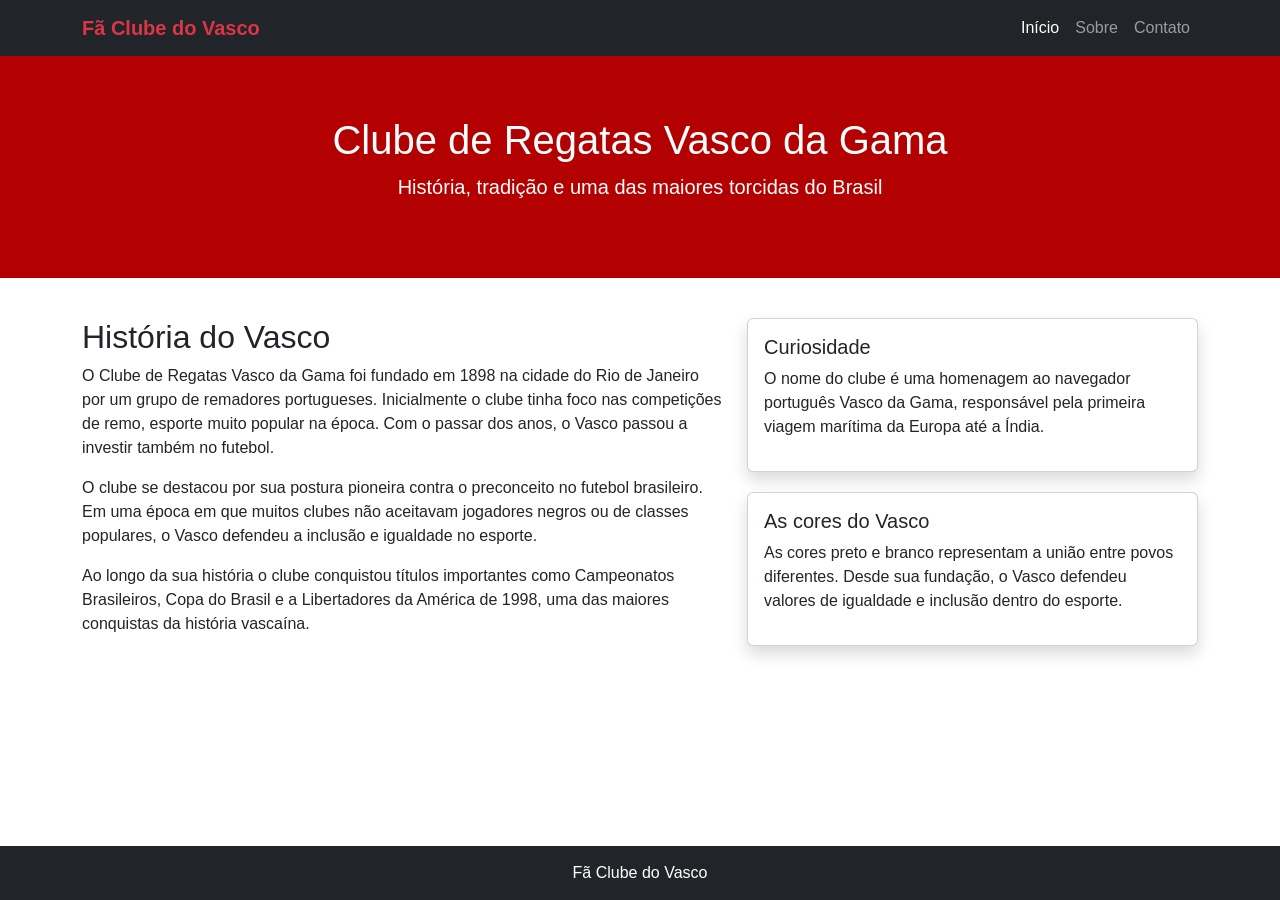
<file: fa-clube-vasco/index.html>
<!doctype html>
<html lang="pt-br">
  <head>
    <meta charset="UTF-8" />
    <meta name="viewport" content="width=device-width, initial-scale=1" />
    <title>Fã Clube do Vasco</title>
    <link
      href="https://cdn.jsdelivr.net/npm/bootstrap@5.3.3/dist/css/bootstrap.min.css"
      rel="stylesheet"
    />
    <link rel="stylesheet" href="css/style.css" />
  </head>
  <body>
    <nav class="navbar navbar-expand-lg navbar-dark bg-dark">
      <div class="container">
        <a class="navbar-brand text-danger fw-bold" href="index.html">
          Fã Clube do Vasco
        </a>
        <button
          class="navbar-toggler"
          data-bs-toggle="collapse"
          data-bs-target="#menu"
        >
          <span class="navbar-toggler-icon"></span>
        </button>
        <div class="collapse navbar-collapse" id="menu">
          <ul class="navbar-nav ms-auto">
            <li class="nav-item">
              <a class="nav-link active" href="index.html">Início</a>
            </li>
            <li class="nav-item">
              <a class="nav-link" href="sobre.html">Sobre</a>
            </li>
            <li class="nav-item">
              <a class="nav-link" href="contato.html">Contato</a>
            </li>
          </ul>
        </div>
      </div>
    </nav>
    <header class="vasco-header">
      <h1>Clube de Regatas Vasco da Gama</h1>

      <p class="lead">
        História, tradição e uma das maiores torcidas do Brasil
      </p>
    </header>
    <main>
      <section class="container content-section">
        <div class="row">
          <div class="col-md-7">
            <h2>História do Vasco</h2>
            <p>
              O Clube de Regatas Vasco da Gama foi fundado em 1898 na cidade do
              Rio de Janeiro por um grupo de remadores portugueses. Inicialmente
              o clube tinha foco nas competições de remo, esporte muito popular
              na época. Com o passar dos anos, o Vasco passou a investir também
              no futebol.
            </p>
            <p>
              O clube se destacou por sua postura pioneira contra o preconceito
              no futebol brasileiro. Em uma época em que muitos clubes não
              aceitavam jogadores negros ou de classes populares, o Vasco
              defendeu a inclusão e igualdade no esporte.
            </p>
            <p>
              Ao longo da sua história o clube conquistou títulos importantes
              como Campeonatos Brasileiros, Copa do Brasil e a Libertadores da
              América de 1998, uma das maiores conquistas da história vascaína.
            </p>
          </div>
          <div class="col-md-5">
            <div class="card shadow">
              <div class="card-body">
                <h5 class="card-title">Curiosidade</h5>
                <p>
                  O nome do clube é uma homenagem ao navegador português Vasco
                  da Gama, responsável pela primeira viagem marítima da Europa
                  até a Índia.
                </p>
              </div>
            </div>
            <div class="card shadow">
              <div class="card-body">
                <h5 class="card-title">As cores do Vasco</h5>
                <p>
                  As cores preto e branco representam a união entre povos
                  diferentes. Desde sua fundação, o Vasco defendeu valores de
                  igualdade e inclusão dentro do esporte.
                </p>
              </div>
            </div>
          </div>
        </div>
      </section>
    </main>
    <footer>Fã Clube do Vasco</footer>
    <script src="https://cdn.jsdelivr.net/npm/bootstrap@5.3.3/dist/js/bootstrap.bundle.min.js"></script>
  </body>
</html>
</file>
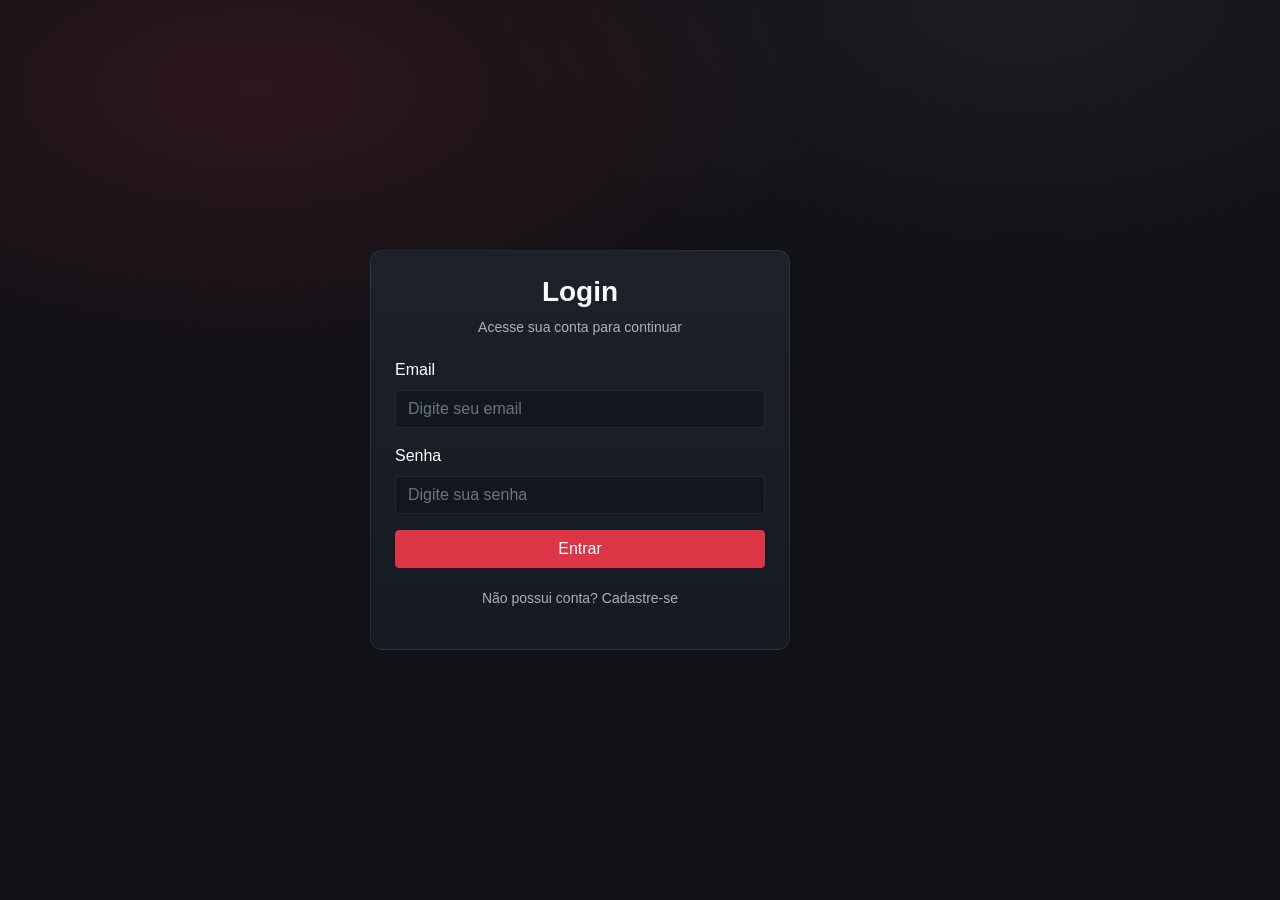
<file: login/index.html>
<!doctype html>
<html lang="pt-br">
  <head>
    <meta charset="UTF-8" />
    <meta name="viewport" content="width=device-width, initial-scale=1.0" />
    <title>Login | Sistema</title>
    <link
      rel="stylesheet"
      href="https://cdn.jsdelivr.net/npm/bootstrap@4.6.2/dist/css/bootstrap.min.css"
    />
    <link rel="stylesheet" href="css/style.css" />
  </head>
  <body>
    <div class="container">
      <div class="row justify-content-center">
        <div class="col-md-6">
          <div class="login-card p-4">
            <div class="login-header">
              <h1>Login</h1>
              <p>Acesse sua conta para continuar</p>
            </div>
            <form>
              <div class="form-group">
                <label>Email</label>
                <input
                  type="email"
                  class="form-control"
                  placeholder="Digite seu email"
                />
              </div>
              <div class="form-group">
                <label>Senha</label>
                <input
                  type="password"
                  class="form-control"
                  placeholder="Digite sua senha"
                />
              </div>
              <button class="btn btn-danger btn-block mt-3">Entrar</button>
            </form>
            <div class="login-footer">
              <p>Não possui conta? Cadastre-se</p>
            </div>
          </div>
        </div>
      </div>
    </div>
    <script src="https://cdn.jsdelivr.net/npm/jquery@3.5.1/dist/jquery.slim.min.js"></script>
    <script src="https://cdn.jsdelivr.net/npm/bootstrap@4.6.2/dist/js/bootstrap.bundle.min.js"></script>
  </body>
</html>
</file>
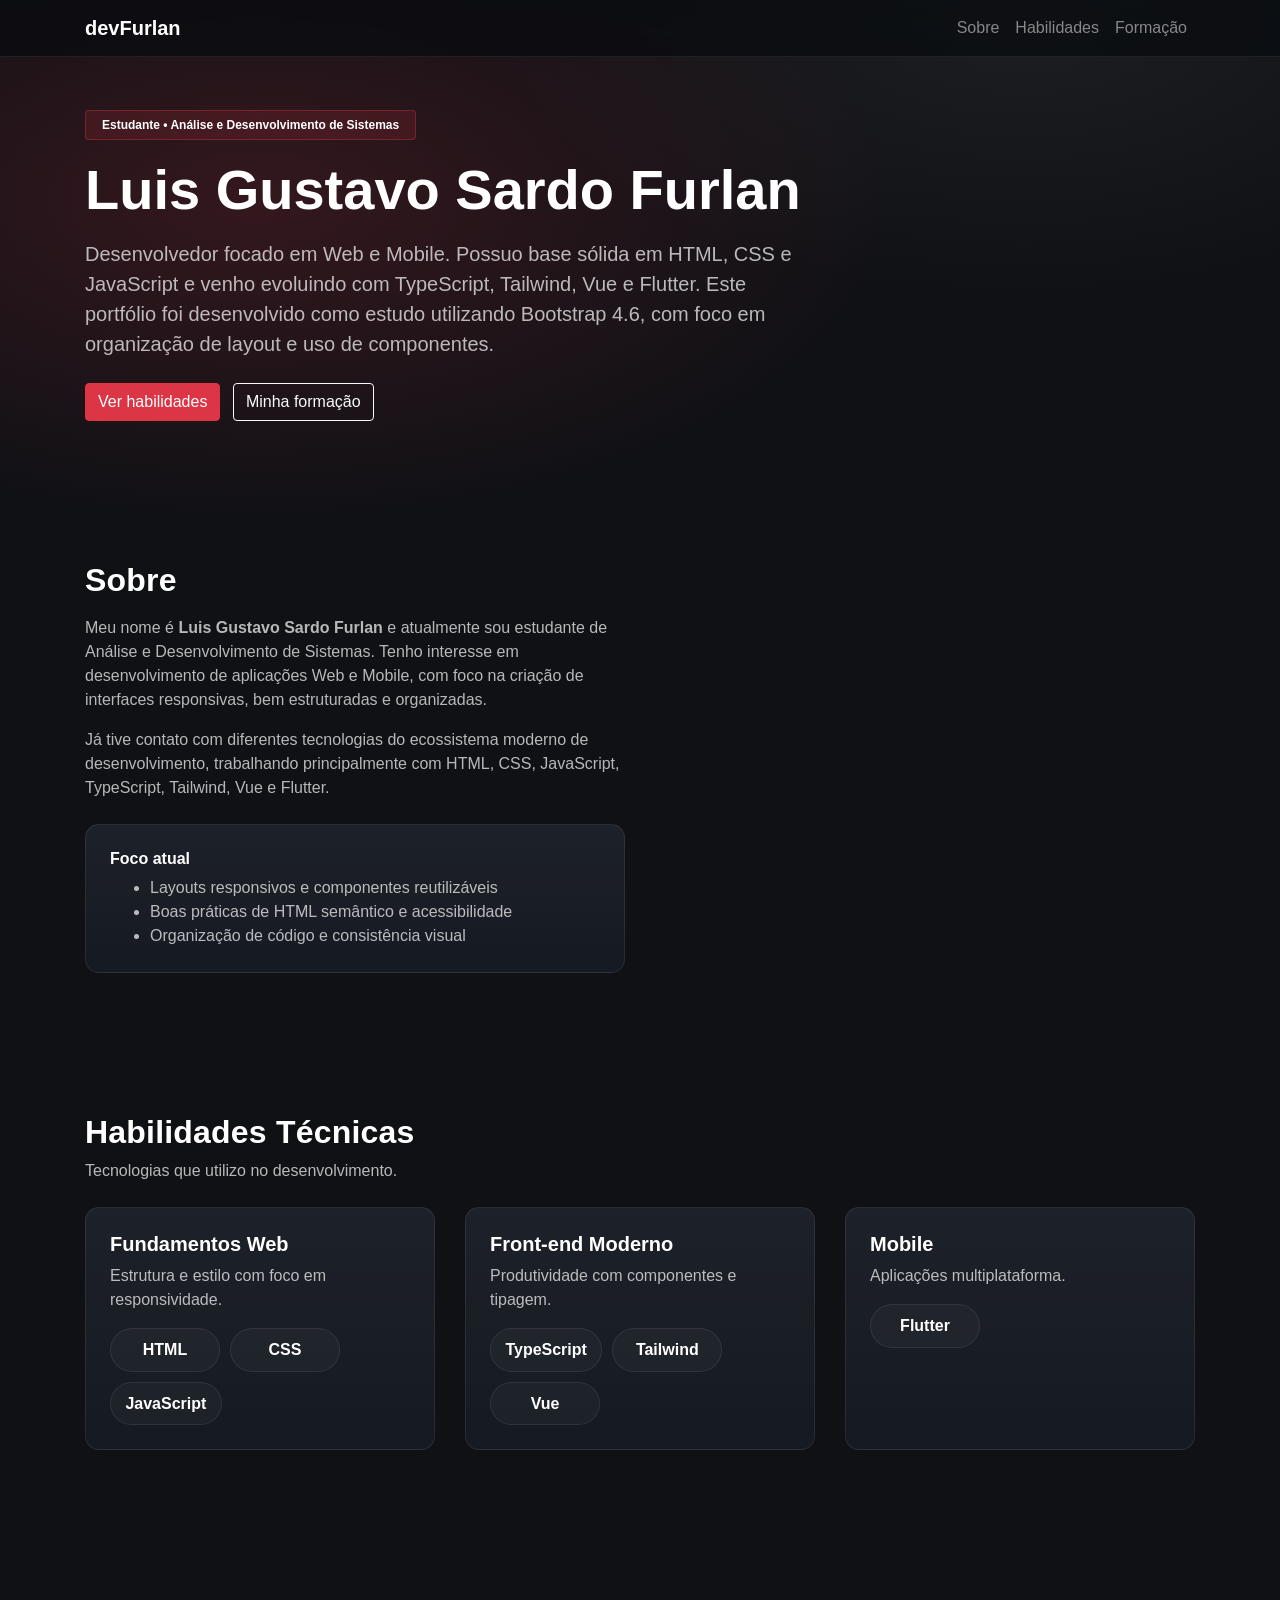
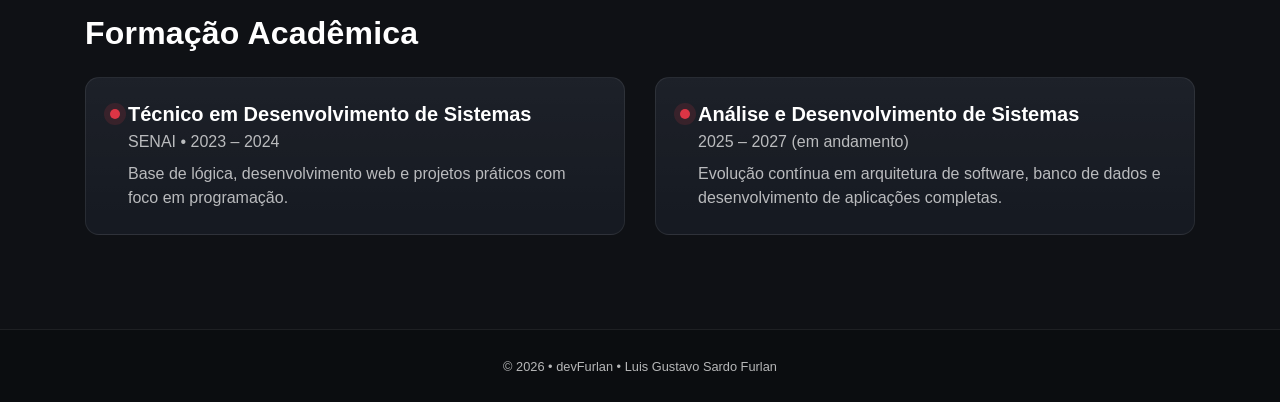
<file: portfolio-ads/index.html>
<!doctype html>
<html lang="pt-br">
  <head>
    <meta charset="UTF-8" />
    <meta name="viewport" content="width=device-width, initial-scale=1.0" />
    <title>devFurlan | Portfólio</title>
    <link
      rel="stylesheet"
      href="https://cdn.jsdelivr.net/npm/bootstrap@4.6.2/dist/css/bootstrap.min.css"
    />
    <link rel="stylesheet" href="css/style.css" />
  </head>
  <body data-spy="scroll" data-target="#mainNav" data-offset="90">
    <nav id="mainNav" class="navbar navbar-expand-lg navbar-dark fixed-top">
      <div class="container">
        <a class="navbar-brand font-weight-bold" href="#top"> devFurlan </a>
        <button
          class="navbar-toggler"
          type="button"
          data-toggle="collapse"
          data-target="#navContent"
        >
          <span class="navbar-toggler-icon"></span>
        </button>
        <div class="collapse navbar-collapse" id="navContent">
          <ul class="navbar-nav ml-auto">
            <li class="nav-item">
              <a class="nav-link" href="#sobre">Sobre</a>
            </li>
            <li class="nav-item">
              <a class="nav-link" href="#skills">Habilidades</a>
            </li>
            <li class="nav-item">
              <a class="nav-link" href="#formacao">Formação</a>
            </li>
          </ul>
        </div>
      </div>
    </nav>
    <main id="top" class="hero">
      <div class="container">
        <div class="row align-items-center">
          <div class="col-lg-8">
            <span class="badge px-3 py-2 mb-3">
              Estudante • Análise e Desenvolvimento de Sistemas
            </span>
            <h1 class="display-4 font-weight-bold mb-3">
              Luis Gustavo Sardo Furlan
            </h1>
            <p class="lead muted mb-4">
              Desenvolvedor focado em Web e Mobile. Possuo base sólida em HTML,
              CSS e JavaScript e venho evoluindo com TypeScript, Tailwind, Vue e
              Flutter. Este portfólio foi desenvolvido como estudo utilizando
              Bootstrap 4.6, com foco em organização de layout e uso de
              componentes.
            </p>
            <a class="btn btn-danger mr-2" href="#skills"> Ver habilidades </a>
            <a class="btn btn-outline-light" href="#formacao">
              Minha formação
            </a>
          </div>
        </div>
      </div>
    </main>
    <section id="sobre" class="section">
      <div class="container">
        <div class="row">
          <div class="col-lg-6 mb-4 mb-lg-0">
            <h2 class="section-title mb-3">Sobre</h2>
            <p class="muted">
              Meu nome é <strong>Luis Gustavo Sardo Furlan</strong> e atualmente
              sou estudante de Análise e Desenvolvimento de Sistemas. Tenho
              interesse em desenvolvimento de aplicações Web e Mobile, com foco
              na criação de interfaces responsivas, bem estruturadas e
              organizadas.
            </p>
            <p class="muted">
              Já tive contato com diferentes tecnologias do ecossistema moderno
              de desenvolvimento, trabalhando principalmente com HTML, CSS,
              JavaScript, TypeScript, Tailwind, Vue e Flutter.
            </p>
            <div class="panel p-4 mt-4">
              <h6 class="font-weight-bold mb-2">Foco atual</h6>
              <ul class="mb-0 muted">
                <li>Layouts responsivos e componentes reutilizáveis</li>
                <li>Boas práticas de HTML semântico e acessibilidade</li>
                <li>Organização de código e consistência visual</li>
              </ul>
            </div>
          </div>
        </div>
      </div>
    </section>
    <section id="skills" class="section">
      <div class="container">
        <div class="d-flex justify-content-between align-items-end mb-4">
          <div>
            <h2 class="section-title mb-2">Habilidades Técnicas</h2>
            <p class="muted mb-0">
              Tecnologias que utilizo no desenvolvimento.
            </p>
          </div>
        </div>
        <div class="row">
          <div class="col-md-4 mb-4">
            <div class="panel p-4 h-100">
              <h5 class="font-weight-bold mb-2">Fundamentos Web</h5>
              <p class="muted mb-3">
                Estrutura e estilo com foco em responsividade.
              </p>
              <div class="d-flex flex-wrap skill-container">
                <span class="skill-pill">HTML</span>
                <span class="skill-pill">CSS</span>
                <span class="skill-pill">JavaScript</span>
              </div>
            </div>
          </div>
          <div class="col-md-4 mb-4">
            <div class="panel p-4 h-100">
              <h5 class="font-weight-bold mb-2">Front-end Moderno</h5>
              <p class="muted mb-3">Produtividade com componentes e tipagem.</p>
              <div class="d-flex flex-wrap skill-container">
                <span class="skill-pill">TypeScript</span>
                <span class="skill-pill">Tailwind</span>
                <span class="skill-pill">Vue</span>
              </div>
            </div>
          </div>
          <div class="col-md-4 mb-4">
            <div class="panel p-4 h-100">
              <h5 class="font-weight-bold mb-2">Mobile</h5>
              <p class="muted mb-3">Aplicações multiplataforma.</p>
              <div class="d-flex flex-wrap skill-container">
                <span class="skill-pill">Flutter</span>
              </div>
            </div>
          </div>
        </div>
      </div>
    </section>
    <section id="formacao" class="section">
      <div class="container">
        <h2 class="section-title mb-4">Formação Acadêmica</h2>
        <div class="row">
          <div class="col-lg-6 mb-4">
            <div class="panel p-4">
              <div class="timeline-item">
                <h5 class="font-weight-bold mb-1">
                  Técnico em Desenvolvimento de Sistemas
                </h5>
                <div class="muted">SENAI • 2023 – 2024</div>
                <p class="muted mt-2 mb-0">
                  Base de lógica, desenvolvimento web e projetos práticos com
                  foco em programação.
                </p>
              </div>
            </div>
          </div>
          <div class="col-lg-6 mb-4">
            <div class="panel p-4">
              <div class="timeline-item">
                <h5 class="font-weight-bold mb-1">
                  Análise e Desenvolvimento de Sistemas
                </h5>
                <div class="muted">2025 – 2027 (em andamento)</div>
                <p class="muted mt-2 mb-0">
                  Evolução contínua em arquitetura de software, banco de dados e
                  desenvolvimento de aplicações completas.
                </p>
              </div>
            </div>
          </div>
        </div>
      </div>
    </section>
    <footer class="footer py-4 text-center">
      <div class="container">
        <small class="muted">
          © 2026 • devFurlan • Luis Gustavo Sardo Furlan
        </small>
      </div>
    </footer>
    <script src="https://cdn.jsdelivr.net/npm/jquery@3.5.1/dist/jquery.slim.min.js"></script>
    <script src="https://cdn.jsdelivr.net/npm/bootstrap@4.6.2/dist/js/bootstrap.bundle.min.js"></script>
  </body>
</html>
</file>
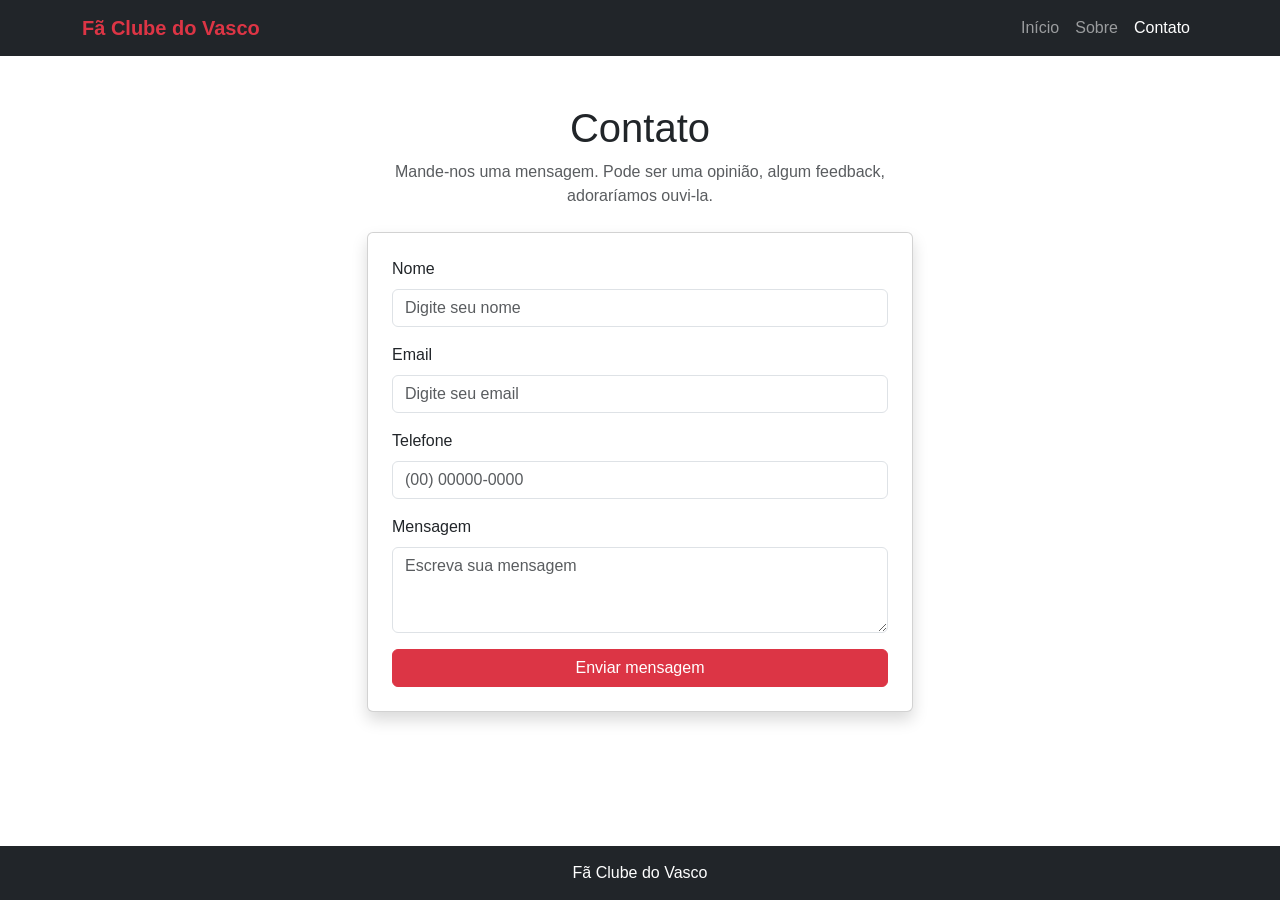
<file: fa-clube-vasco/contato.html>
<!doctype html>
<html lang="pt-br">
  <head>
    <meta charset="UTF-8" />
    <meta name="viewport" content="width=device-width, initial-scale=1" />
    <title>Contato - Fã Clube do Vasco</title>
    <link
      href="https://cdn.jsdelivr.net/npm/bootstrap@5.3.3/dist/css/bootstrap.min.css"
      rel="stylesheet"
    />
    <link rel="stylesheet" href="css/style.css" />
  </head>
  <body>
    <nav class="navbar navbar-expand-lg navbar-dark bg-dark">
      <div class="container">
        <a class="navbar-brand text-danger fw-bold" href="index.html">
          Fã Clube do Vasco
        </a>
        <button
          class="navbar-toggler"
          data-bs-toggle="collapse"
          data-bs-target="#menu"
        >
          <span class="navbar-toggler-icon"></span>
        </button>
        <div class="collapse navbar-collapse" id="menu">
          <ul class="navbar-nav ms-auto">
            <li class="nav-item">
              <a class="nav-link" href="index.html">Início</a>
            </li>
            <li class="nav-item">
              <a class="nav-link" href="sobre.html">Sobre</a>
            </li>
            <li class="nav-item">
              <a class="nav-link active" href="contato.html">Contato</a>
            </li>
          </ul>
        </div>
      </div>
    </nav>
    <main>
      <section class="container mt-5">
        <div class="row justify-content-center">
          <div class="col-md-6">
            <h1 class="text-center mb-2">Contato</h1>
            <p class="text-center text-muted mb-4">
              Mande-nos uma mensagem. Pode ser uma opinião, algum feedback,
              adoraríamos ouvi-la.
            </p>
            <form class="card shadow p-4">
              <div class="mb-3">
                <label class="form-label">Nome</label>
                <input
                  type="text"
                  class="form-control"
                  placeholder="Digite seu nome"
                />
              </div>
              <div class="mb-3">
                <label class="form-label">Email</label>
                <input
                  type="email"
                  class="form-control"
                  placeholder="Digite seu email"
                />
              </div>
              <div class="mb-3">
                <label class="form-label">Telefone</label>
                <input
                  type="tel"
                  class="form-control"
                  placeholder="(00) 00000-0000"
                />
              </div>
              <div class="mb-3">
                <label class="form-label">Mensagem</label>
                <textarea
                  class="form-control"
                  rows="3"
                  placeholder="Escreva sua mensagem"
                ></textarea>
              </div>
              <button class="btn btn-danger w-100">Enviar mensagem</button>
            </form>
          </div>
        </div>
      </section>
    </main>
    <footer>Fã Clube do Vasco</footer>
    <script src="https://cdn.jsdelivr.net/npm/bootstrap@5.3.3/dist/js/bootstrap.bundle.min.js"></script>
  </body>
</html>
</file>
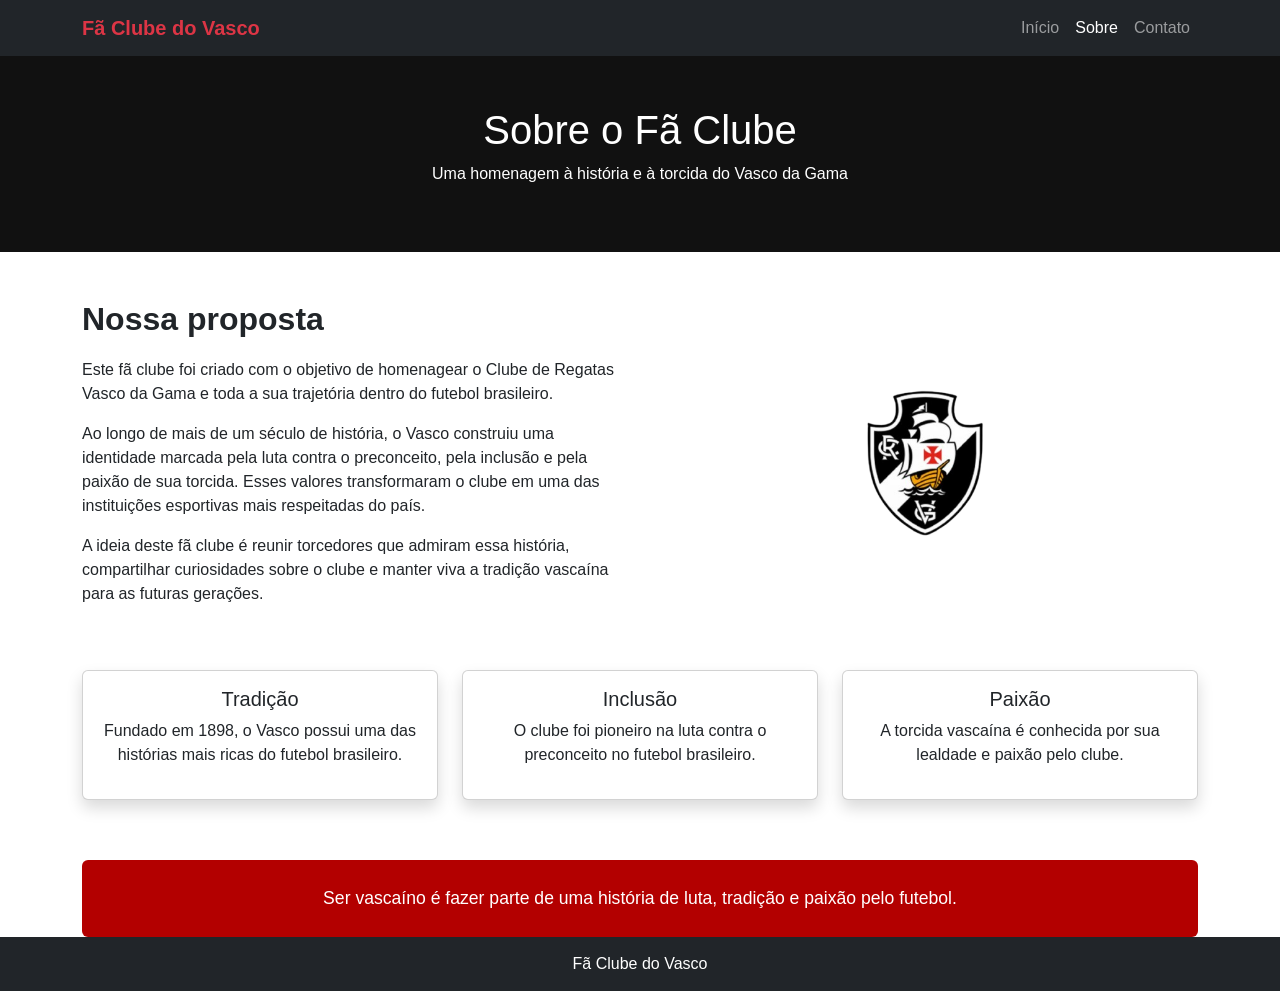
<file: fa-clube-vasco/sobre.html>
<!doctype html>
<html lang="pt-br">
  <head>
    <meta charset="UTF-8" />
    <meta name="viewport" content="width=device-width, initial-scale=1" />
    <title>Sobre - Fã Clube do Vasco</title>
    <link
      href="https://cdn.jsdelivr.net/npm/bootstrap@5.3.3/dist/css/bootstrap.min.css"
      rel="stylesheet"
    />
    <link rel="stylesheet" href="css/style.css" />
  </head>
  <body>
    <nav class="navbar navbar-expand-lg navbar-dark bg-dark">
      <div class="container">
        <a class="navbar-brand text-danger fw-bold" href="index.html">
          Fã Clube do Vasco
        </a>
        <button
          class="navbar-toggler"
          data-bs-toggle="collapse"
          data-bs-target="#menu"
        >
          <span class="navbar-toggler-icon"></span>
        </button>
        <div class="collapse navbar-collapse" id="menu">
          <ul class="navbar-nav ms-auto">
            <li class="nav-item">
              <a class="nav-link" href="index.html">Início</a>
            </li>
            <li class="nav-item">
              <a class="nav-link active" href="sobre.html">Sobre</a>
            </li>
            <li class="nav-item">
              <a class="nav-link" href="contato.html">Contato</a>
            </li>
          </ul>
        </div>
      </div>
    </nav>
    <header class="hero-sobre">
      <h1>Sobre o Fã Clube</h1>
      <p>Uma homenagem à história e à torcida do Vasco da Gama</p>
    </header>
    <main>
      <section class="container mt-5">
        <div class="row align-items-center">
          <div class="col-md-6">
            <h2 class="section-title">Nossa proposta</h2>
            <p>
              Este fã clube foi criado com o objetivo de homenagear o Clube de
              Regatas Vasco da Gama e toda a sua trajetória dentro do futebol
              brasileiro.
            </p>
            <p>
              Ao longo de mais de um século de história, o Vasco construiu uma
              identidade marcada pela luta contra o preconceito, pela inclusão e
              pela paixão de sua torcida. Esses valores transformaram o clube em
              uma das instituições esportivas mais respeitadas do país.
            </p>
            <p>
              A ideia deste fã clube é reunir torcedores que admiram essa
              história, compartilhar curiosidades sobre o clube e manter viva a
              tradição vascaína para as futuras gerações.
            </p>
          </div>
          <div class="col-md-6 text-center">
            <img
              src="imagens/vasco.png"
              width="400"
              class="img-fluid"
              alt="Escudo do Vasco"
            />
          </div>
        </div>
      </section>
      <section class="container mt-5">
        <div class="row text-center">
          <div class="col-md-4">
            <div class="card shadow">
              <div class="card-body">
                <h5 class="card-title">Tradição</h5>
                <p>
                  Fundado em 1898, o Vasco possui uma das histórias mais ricas
                  do futebol brasileiro.
                </p>
              </div>
            </div>
          </div>
          <div class="col-md-4">
            <div class="card shadow">
              <div class="card-body">
                <h5 class="card-title">Inclusão</h5>
                <p>
                  O clube foi pioneiro na luta contra o preconceito no futebol
                  brasileiro.
                </p>
              </div>
            </div>
          </div>
          <div class="col-md-4">
            <div class="card shadow">
              <div class="card-body">
                <h5 class="card-title">Paixão</h5>
                <p>
                  A torcida vascaína é conhecida por sua lealdade e paixão pelo
                  clube.
                </p>
              </div>
            </div>
          </div>
        </div>
      </section>
      <section class="container">
        <div class="quote-vasco">
          Ser vascaíno é fazer parte de uma história de luta, tradição e paixão
          pelo futebol.
        </div>
      </section>
    </main>
    <footer>Fã Clube do Vasco</footer>
    <script src="https://cdn.jsdelivr.net/npm/bootstrap@5.3.3/dist/js/bootstrap.bundle.min.js"></script>
  </body>
</html>
</file>
<file: fa-clube-vasco/css/style.css>
body{
display:flex;
flex-direction:column;
min-height:100vh;
font-family: Arial, Helvetica, sans-serif;
}

main{
flex:1;
}

.vasco-header{
background-color:#b30000;
color:white;
text-align:center;
padding:60px 20px;
}

footer{
background-color:#212529;
color:white;
text-align:center;
padding:15px;
}

.content-section{
margin-top:40px;
}

.card{
margin-bottom:20px;
}

.hero-sobre{
background:#111;
color:white;
padding:50px 20px;
text-align:center;
}

.section-title{
margin-bottom:20px;
font-weight:600;
}

.quote-vasco{
background:#b30000;
color:white;
padding:25px;
border-radius:6px;
text-align:center;
font-size:1.1rem;
margin-top:40px;
}
</file>
<file: login/css/style.css>
:root{
  --bg:#0f1115;
  --panel:#161a22;
  --border:rgba(255,255,255,.08);
  --muted:rgba(255,255,255,.65);
  --accent:#dc3545;
}

body{
  background: radial-gradient(1000px 500px at 20% 10%, rgba(220,53,69,.15), transparent 60%),
              radial-gradient(900px 500px at 80% 0%, rgba(255,255,255,.05), transparent 60%),
              var(--bg);
  color:white;
  min-height:100vh;
  display:flex;
  align-items:center;
  justify-content:center;
}

.login-card{
  background:linear-gradient(180deg, rgba(255,255,255,.03), transparent 90%), var(--panel);
  border:1px solid var(--border);
  border-radius:12px;
  width:100%;
  max-width:420px;
}

.login-header{
  text-align:center;
  margin-bottom:20px;
}

.login-header h1{
  font-size:28px;
  font-weight:700;
}

.login-header p{
  color:var(--muted);
  font-size:14px;
}

.form-control{
  background:#121620;
  border:1px solid var(--border);
  color:white;
}

.form-control:focus{
  background:#121620;
  color:white;
  border-color:var(--accent);
  box-shadow:none;
}

.login-footer{
  text-align:center;
  margin-top:20px;
  font-size:14px;
  color:var(--muted);
}
</file>
<file: portfolio-ads/css/style.css>
:root{
  --bg: #0f1115;
  --panel: #161a22;
  --panel-2: #121620;
  --border: rgba(255,255,255,.08);
  --muted: rgba(255,255,255,.70);
  --accent: #dc3545;
}

html{
  scroll-behavior: smooth;
}

body{
  background: radial-gradient(1200px 600px at 20% 10%, rgba(220,53,69,.18), transparent 55%),
              radial-gradient(900px 500px at 80% 0%, rgba(255,255,255,.06), transparent 60%),
              var(--bg);
  color:#fff;
}

.navbar{
  background: rgba(10,12,16,.78) !important;
  backdrop-filter: blur(10px);
  border-bottom: 1px solid var(--border);
}

.hero{
  padding:110px 0 70px;
}

.hero .badge{
  background: rgba(220,53,69,.15);
  color:#fff;
  border:1px solid rgba(220,53,69,.35);
  font-weight:600;
}

.panel{
  background: linear-gradient(180deg, rgba(255,255,255,.03), transparent 90%), var(--panel);
  border:1px solid var(--border);
  border-radius:14px;
}

.section{
  padding:70px 0;
}

.section-title{
  font-weight:800;
  letter-spacing:.2px;
}

.muted{
  color:var(--muted);
}

.skill-pill{
  border:1px solid var(--border);
  background:rgba(255,255,255,.03);
  border-radius:999px;
  padding:.55rem .9rem;
  display:inline-flex;
  align-items:center;
  justify-content:center;
  min-width:110px;
  font-weight:600;
}

.timeline-item{
  position:relative;
  padding-left:18px;
}

.timeline-item:before{
  content:"";
  position:absolute;
  left:0;
  top:.45rem;
  width:10px;
  height:10px;
  border-radius:50%;
  background:var(--accent);
  box-shadow:0 0 0 6px rgba(220,53,69,.15);
}

.footer{
  border-top:1px solid var(--border);
  background:rgba(0,0,0,.25);
}

.skill-container{
  gap:10px;
}
</file>
